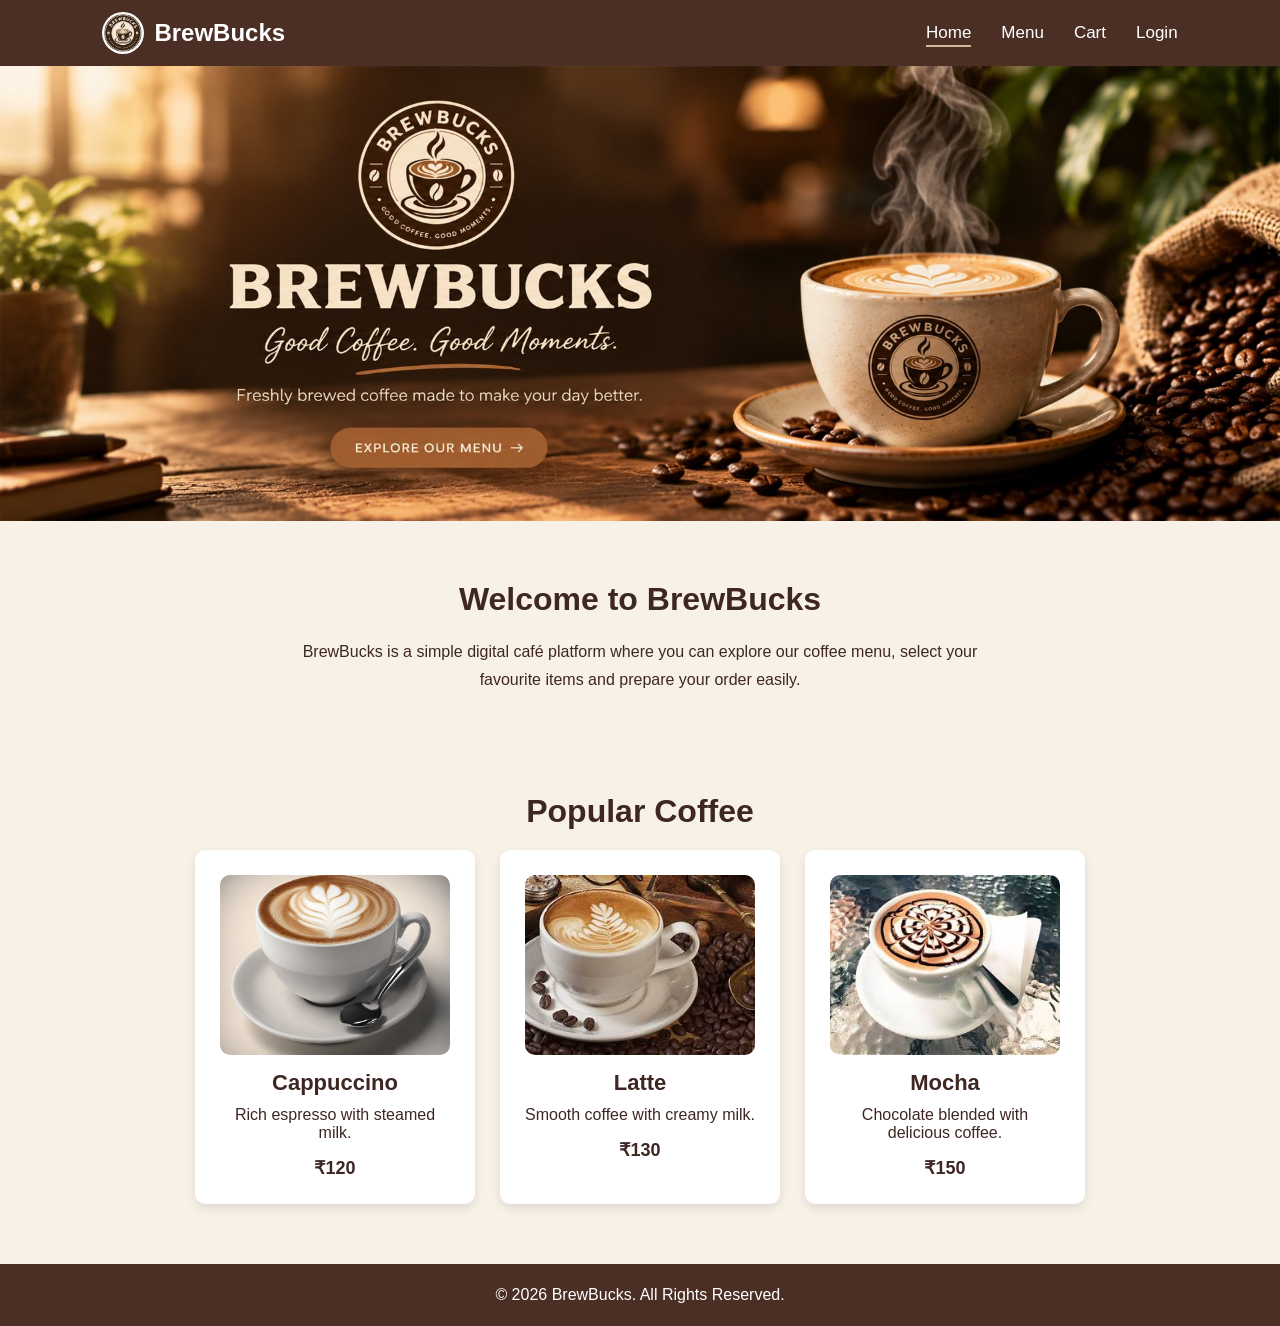
<file: index.html>
<!DOCTYPE html>
<html lang="en">
<head>
    <meta charset="UTF-8">
    <meta name="viewport" content="width=device-width, initial-scale=1.0">
    <title>BrewBucks - Coffee Caf&eacute;</title>
    <link rel="icon" href="images/logo-small.png">
    <link rel="stylesheet" href="css/style.css">
</head>
<body>

    <header>
        <nav class="navbar">
            <a class="logo" href="index.html">
                <img src="images/logo-small.png" alt="">
                <span>BrewBucks</span>
            </a>
            <ul class="nav-links">
                <li><a href="index.html">Home</a></li>
                <li><a href="menu.html">Menu</a></li>
                <li><a href="cart.html">Cart<span class="cart-badge" id="cartBadge" hidden>0</span></a></li>
                <li><a href="login.html" id="authLink">Login</a></li>
            </ul>
        </nav>
    </header>

    <section class="hero">
        <img src="images/hero-banner.jpg" alt="BrewBucks - Good Coffee. Good Moments. Freshly brewed coffee made to make your day better.">
        <a href="menu.html" class="hero-menu-btn" aria-label="Explore our menu"></a>
    </section>

    <section class="about">
        <h2>Welcome to BrewBucks</h2>
        <p>
            BrewBucks is a simple digital caf&eacute; platform where you can
            explore our coffee menu, select your favourite items and
            prepare your order easily.
        </p>
    </section>

    <section class="popular">
        <h2>Popular Coffee</h2>
        <div class="cards">
            <a class="card-link" href="menu.html" aria-label="View menu">
            <div class="card">
                <div class="coffee-icon"><img src="images/cappuccino.jpg" alt="Cappuccino"></div>
                <h3>Cappuccino</h3>
                <p>Rich espresso with steamed milk.</p>
                <span>&#8377;120</span>
            </div>
            </a>
            <a class="card-link" href="menu.html" aria-label="View menu">
            <div class="card">
                <div class="coffee-icon"><img src="images/latte.jpg" alt="Latte"></div>
                <h3>Latte</h3>
                <p>Smooth coffee with creamy milk.</p>
                <span>&#8377;130</span>
            </div>
            </a>
            <a class="card-link" href="menu.html" aria-label="View menu">
            <div class="card">
                <div class="coffee-icon"><img src="images/mocha.jpg" alt="Mocha"></div>
                <h3>Mocha</h3>
                <p>Chocolate blended with delicious coffee.</p>
                <span>&#8377;150</span>
            </div>
            </a>
        </div>
    </section>

    <footer>
        <p>&copy; 2026 BrewBucks. All Rights Reserved.</p>
    </footer>

    <script src="js/main.js"></script>

</body>
</html>
</file>
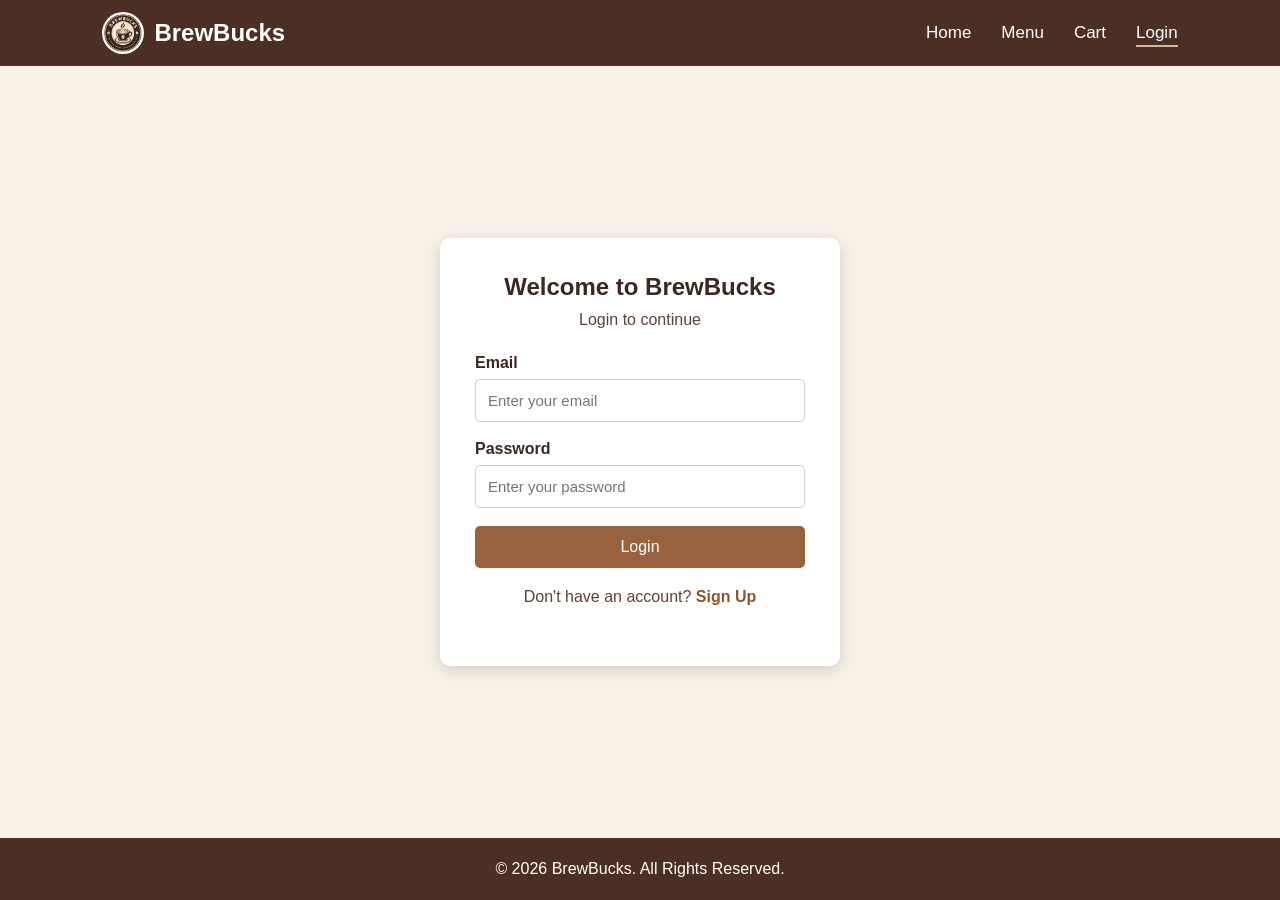
<file: admin.html>
<!DOCTYPE html>
<html lang="en">
<head>
    <meta charset="UTF-8">
    <meta name="viewport" content="width=device-width, initial-scale=1.0">
    <title>BrewBucks - Admin</title>
    <link rel="icon" href="images/logo-small.png">
    <link rel="stylesheet" href="css/style.css">
</head>
<body>

    <header>
        <nav class="navbar">
            <a class="logo" href="index.html">
                <img src="images/logo-small.png" alt="">
                <span>BrewBucks</span>
            </a>
            <ul class="nav-links">
                <li><a href="index.html">Home</a></li>
                <li><a href="menu.html">Menu</a></li>
                <li><a href="cart.html">Cart<span class="cart-badge" id="cartBadge" hidden>0</span></a></li>
                <li><a href="login.html" id="authLink">Login</a></li>
            </ul>
        </nav>
    </header>

    <section class="admin-section">
        <h1>Admin Panel &ndash; All Orders</h1>

        <div class="admin-stats" id="stats"></div>

        <div class="admin-toolbar">
            <input type="search" id="search" placeholder="Search order ID, name, email...">
            <select id="filterStatus"><option value="">All statuses</option></select>
            <select id="filterMethod">
                <option value="">All payments</option>
                <option value="razorpay">Razorpay</option>
                <option value="cod">Cash on Delivery</option>
            </select>
        </div>

        <div class="admin-table-wrap">
            <table class="admin-table">
                <thead>
                    <tr>
                        <th>Order</th><th>Date</th><th>Customer</th><th>Items</th>
                        <th>Total</th><th>Payment</th><th>Status</th>
                    </tr>
                </thead>
                <tbody id="ordersBody"></tbody>
            </table>
        </div>
    </section>

    <footer>
        <p>&copy; 2026 BrewBucks. All Rights Reserved.</p>
    </footer>

    <script src="js/main.js"></script>
    <script src="js/db.js"></script>
    <script src="js/admin.js"></script>

</body>
</html>
</file>
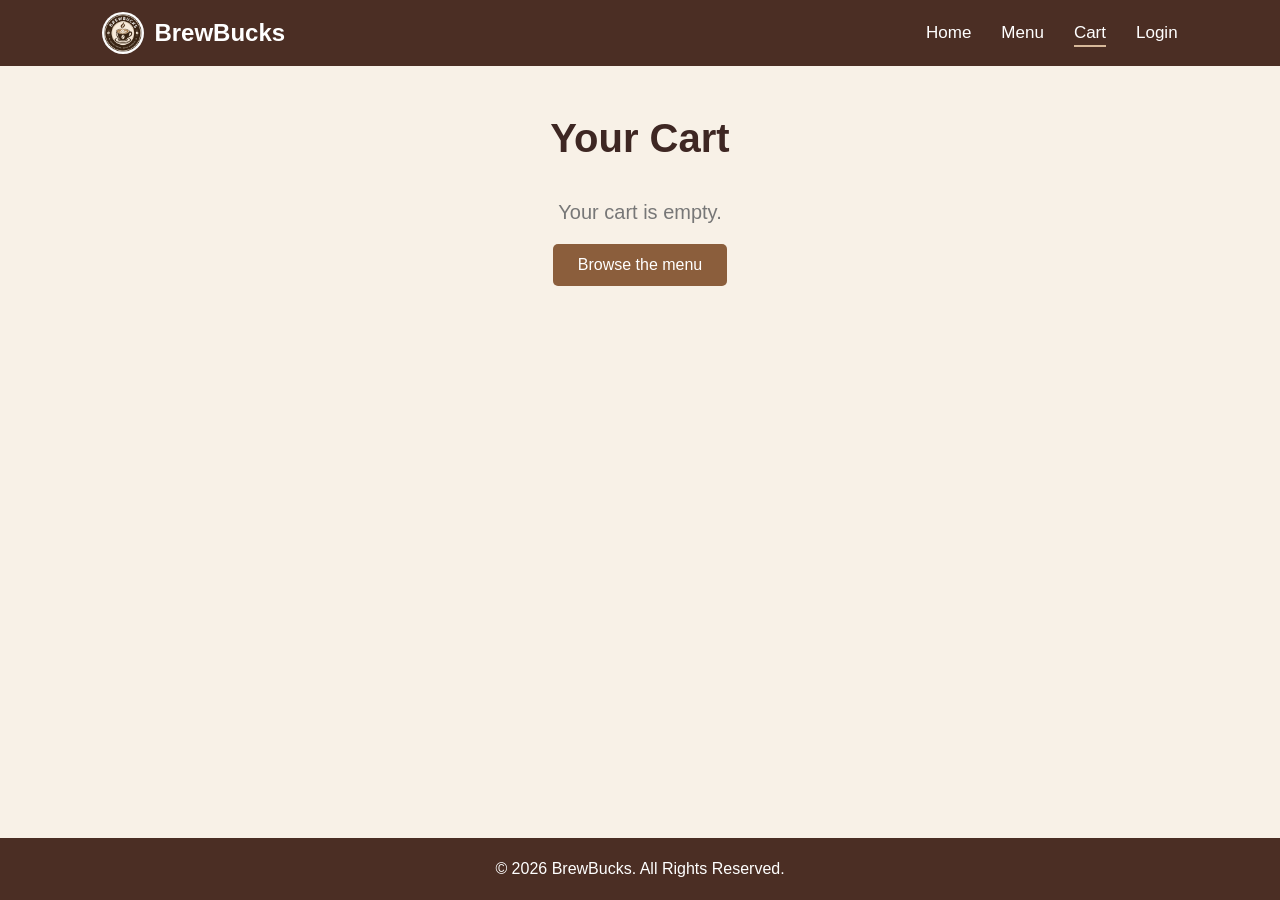
<file: cart.html>
<!DOCTYPE html>
<html lang="en">
<head>
    <meta charset="UTF-8">
    <meta name="viewport" content="width=device-width, initial-scale=1.0">
    <title>BrewBucks - Cart</title>
    <link rel="icon" href="images/logo-small.png">
    <link rel="stylesheet" href="css/style.css">
</head>
<body>

    <header>
        <nav class="navbar">
            <a class="logo" href="index.html">
                <img src="images/logo-small.png" alt="">
                <span>BrewBucks</span>
            </a>
            <ul class="nav-links">
                <li><a href="index.html">Home</a></li>
                <li><a href="menu.html">Menu</a></li>
                <li><a href="cart.html">Cart<span class="cart-badge" id="cartBadge" hidden>0</span></a></li>
                <li><a href="login.html" id="authLink">Login</a></li>
            </ul>
        </nav>
    </header>

    <section class="cart-section">
        <h1>Your Cart</h1>

        <div id="cart-items"></div>

        <div id="empty-cart">
            <p>Your cart is empty.</p>
            <a class="btn" href="menu.html">Browse the menu</a>
        </div>

        <div class="cart-summary" id="cart-summary">
            <h2>Total: &#8377;<span id="cart-total">0</span></h2>
            <button type="button" id="place-order" onclick="goToPayment()">Place Order</button>
        </div>
    </section>

    <footer>
        <p>&copy; 2026 BrewBucks. All Rights Reserved.</p>
    </footer>

    <script src="js/main.js"></script>
    <script src="js/cart.js"></script>

</body>
</html>
</file>
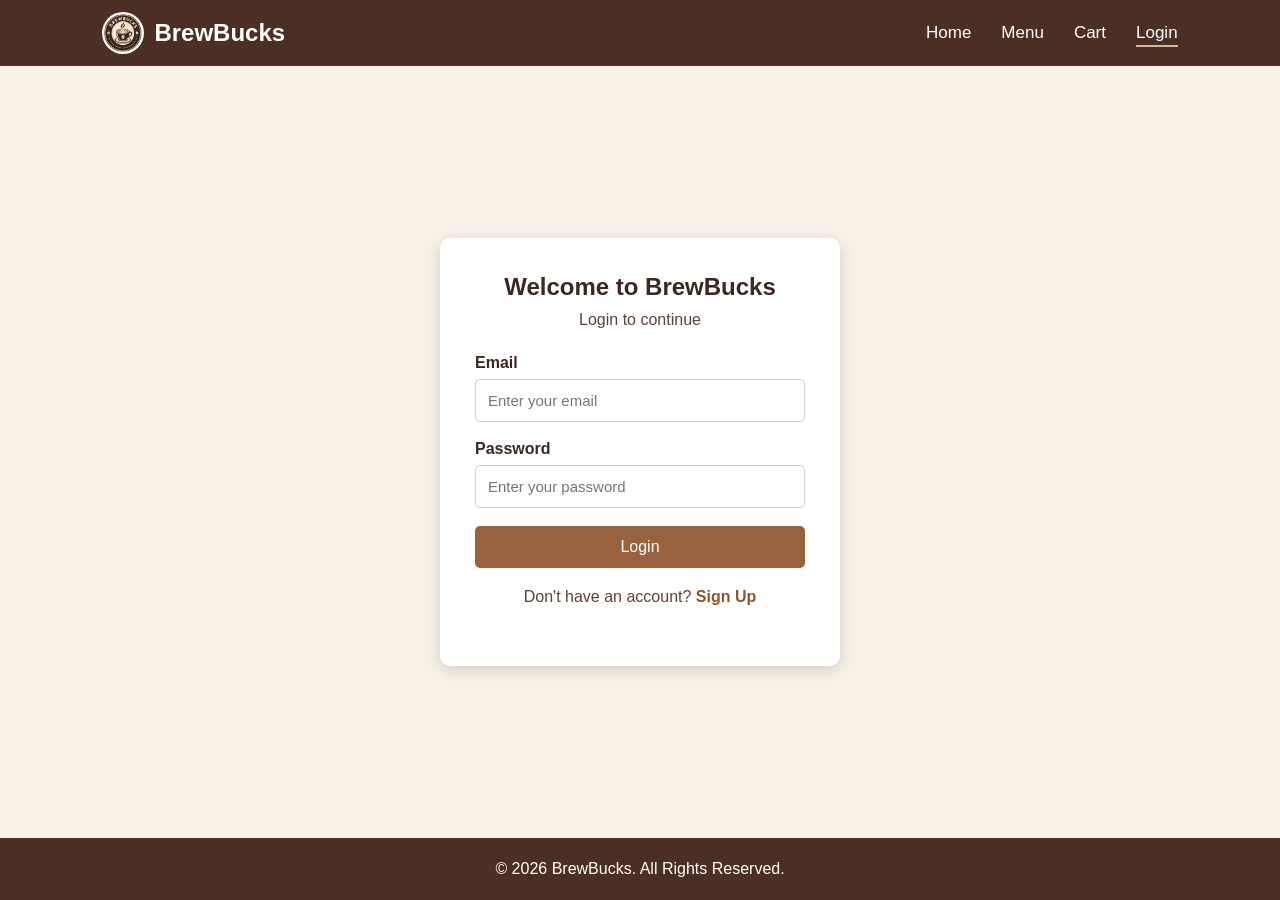
<file: login.html>
<!DOCTYPE html>
<html lang="en">
<head>
    <meta charset="UTF-8">
    <meta name="viewport" content="width=device-width, initial-scale=1.0">
    <title>BrewBucks - Login</title>
    <link rel="icon" href="images/logo-small.png">
    <link rel="stylesheet" href="css/style.css">
</head>
<body>

    <header>
        <nav class="navbar">
            <a class="logo" href="index.html">
                <img src="images/logo-small.png" alt="">
                <span>BrewBucks</span>
            </a>
            <ul class="nav-links">
                <li><a href="index.html">Home</a></li>
                <li><a href="menu.html">Menu</a></li>
                <li><a href="cart.html">Cart<span class="cart-badge" id="cartBadge" hidden>0</span></a></li>
                <li><a href="login.html" id="authLink">Login</a></li>
            </ul>
        </nav>
    </header>

    <section class="login-section">
        <div class="login-box">
            <h1>Welcome to BrewBucks</h1>
            <p>Login to continue</p>

            <form id="loginForm">
                <label for="email">Email</label>
                <input type="email" id="email" placeholder="Enter your email" autocomplete="email" required>

                <label for="password">Password</label>
                <input type="password" id="password" placeholder="Enter your password" autocomplete="current-password" required>

                <button type="submit">Login</button>
            </form>

            <p id="loginMessage" role="alert"></p>

            <p class="signup-text">
                Don't have an account?
                <a href="signup.html">Sign Up</a>
            </p>
        </div>
    </section>

    <footer>
        <p>&copy; 2026 BrewBucks. All Rights Reserved.</p>
    </footer>

    <script src="js/main.js"></script>
    <script src="js/login.js"></script>

</body>
</html>
</file>
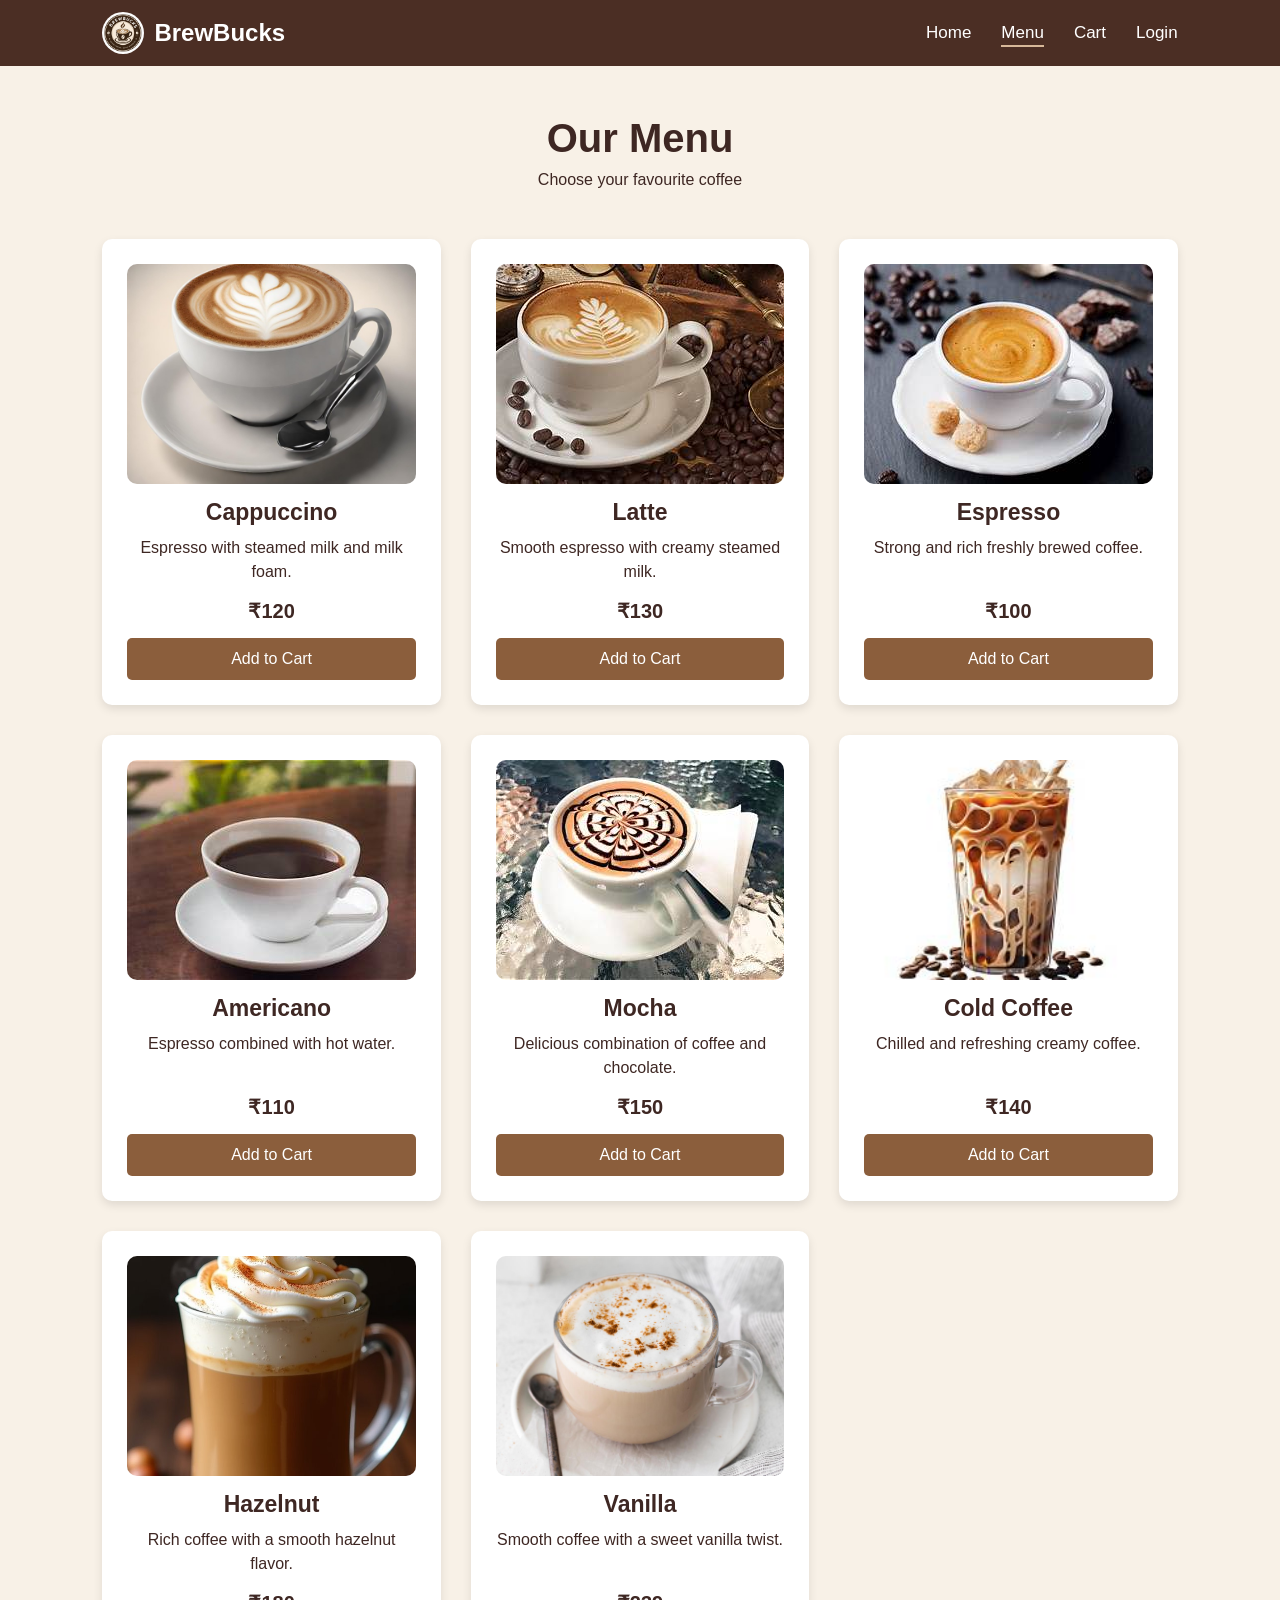
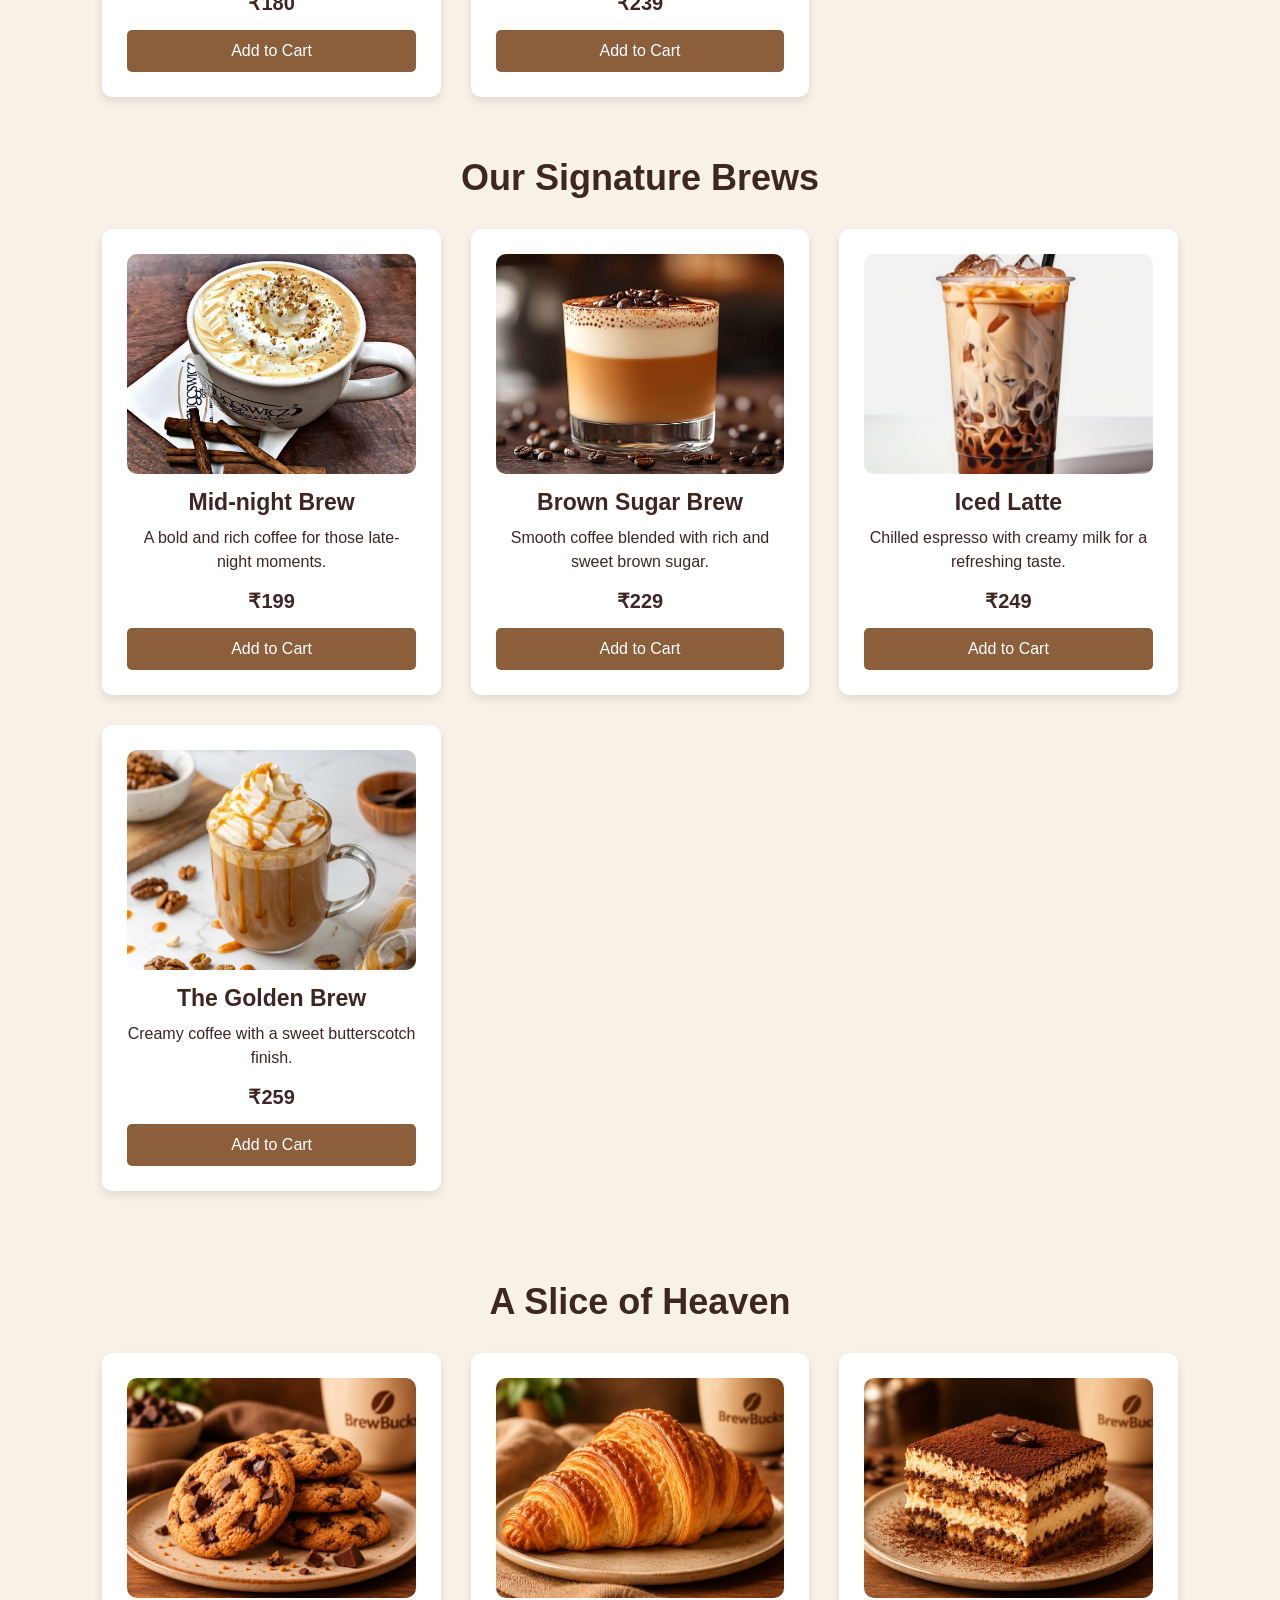
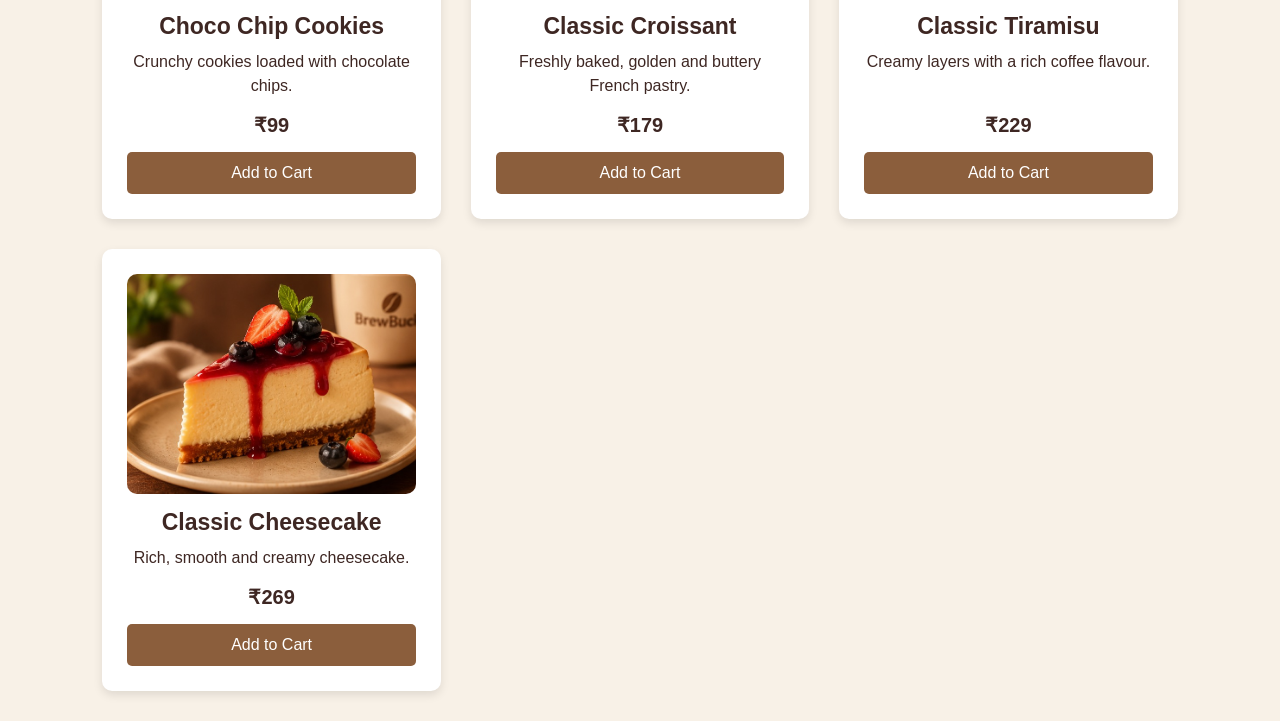
<file: menu.html>
<!DOCTYPE html>
<html lang="en">
<head>
    <meta charset="UTF-8">
    <meta name="viewport" content="width=device-width, initial-scale=1.0">
    <title>BrewBucks - Menu</title>
    <link rel="icon" href="images/logo-small.png">
    <link rel="stylesheet" href="css/style.css">
</head>
<body>

    <header>
        <nav class="navbar">
            <a class="logo" href="index.html">
                <img src="images/logo-small.png" alt="">
                <span>BrewBucks</span>
            </a>
            <ul class="nav-links">
                <li><a href="index.html">Home</a></li>
                <li><a href="menu.html">Menu</a></li>
                <li><a href="cart.html">Cart<span class="cart-badge" id="cartBadge" hidden>0</span></a></li>
                <li><a href="login.html" id="authLink">Login</a></li>
            </ul>
        </nav>
    </header>

    <section class="menu-header">
        <h1>Our Menu</h1>
        <p>Choose your favourite coffee</p>
    </section>

    <section class="menu-container">
        <div class="menu-card">
            <div class="product-image"><img src="images/cappuccino.jpg" alt="Cappuccino" loading="lazy"></div>
            <h3>Cappuccino</h3>
            <p>Espresso with steamed milk and milk foam.</p>
            <h4>&#8377;120</h4>
            <button type="button" onclick="addToCart('Cappuccino', 120)">Add to Cart</button>
        </div>

        <div class="menu-card">
            <div class="product-image"><img src="images/latte.jpg" alt="Latte" loading="lazy"></div>
            <h3>Latte</h3>
            <p>Smooth espresso with creamy steamed milk.</p>
            <h4>&#8377;130</h4>
            <button type="button" onclick="addToCart('Latte', 130)">Add to Cart</button>
        </div>

        <div class="menu-card">
            <div class="product-image"><img src="images/espresso.jpg" alt="Espresso" loading="lazy"></div>
            <h3>Espresso</h3>
            <p>Strong and rich freshly brewed coffee.</p>
            <h4>&#8377;100</h4>
            <button type="button" onclick="addToCart('Espresso', 100)">Add to Cart</button>
        </div>

        <div class="menu-card">
            <div class="product-image"><img src="images/americano.jpg" alt="Americano" loading="lazy"></div>
            <h3>Americano</h3>
            <p>Espresso combined with hot water.</p>
            <h4>&#8377;110</h4>
            <button type="button" onclick="addToCart('Americano', 110)">Add to Cart</button>
        </div>

        <div class="menu-card">
            <div class="product-image"><img src="images/mocha.jpg" alt="Mocha" loading="lazy"></div>
            <h3>Mocha</h3>
            <p>Delicious combination of coffee and chocolate.</p>
            <h4>&#8377;150</h4>
            <button type="button" onclick="addToCart('Mocha', 150)">Add to Cart</button>
        </div>

        <div class="menu-card">
            <div class="product-image"><img src="images/cold-coffee.jpg" alt="Cold Coffee" loading="lazy"></div>
            <h3>Cold Coffee</h3>
            <p>Chilled and refreshing creamy coffee.</p>
            <h4>&#8377;140</h4>
            <button type="button" onclick="addToCart('Cold Coffee', 140)">Add to Cart</button>
        </div>

        <div class="menu-card">
            <div class="product-image"><img src="images/hazelnut.jpg" alt="Hazelnut Coffee" loading="lazy"></div>
            <h3>Hazelnut</h3>
            <p>Rich coffee with a smooth hazelnut flavor.</p>
            <h4>&#8377;180</h4>
            <button type="button" onclick="addToCart('Hazelnut Coffee', 180)">Add to Cart</button>
        </div>

        <div class="menu-card">
            <div class="product-image"><img src="images/vanilla.jpg" alt="Vanilla Coffee" loading="lazy"></div>
            <h3>Vanilla</h3>
            <p>Smooth coffee with a sweet vanilla twist.</p>
            <h4>&#8377;239</h4>
            <button type="button" onclick="addToCart('Vanilla Coffee', 239)">Add to Cart</button>
        </div>

    

    </section>

    <h2 class="special-title">Our Signature Brews</h2>

    <section class="menu-container signature-brews">
        <div class="menu-card">
            <div class="product-image"><img src="images/mid-night-brew.jpg" alt="Mid-night Brew" loading="lazy"></div>
            <h3>Mid-night Brew</h3>
            <p>A bold and rich coffee for those late-night moments.</p>
            <h4>&#8377;199</h4>
            <button type="button" onclick="addToCart('Mid-night Brew', 199)">Add to Cart</button>
        </div>

        <div class="menu-card">
            <div class="product-image"><img src="images/brown-sugar-brew.jpg" alt="Brown Sugar Brew" loading="lazy"></div>
            <h3>Brown Sugar Brew</h3>
            <p>Smooth coffee blended with rich and sweet brown sugar.</p>
            <h4>&#8377;229</h4>
            <button type="button" onclick="addToCart('Brown Sugar Brew', 229)">Add to Cart</button>
        </div>

        <div class="menu-card">
            <div class="product-image"><img src="images/iced-latte.jpg" alt="Iced Latte" loading="lazy"></div>
            <h3>Iced Latte</h3>
            <p>Chilled espresso with creamy milk for a refreshing taste.</p>
            <h4>&#8377;249</h4>
            <button type="button" onclick="addToCart('Iced Latte', 249)">Add to Cart</button>
        </div>
<div class="menu-card">
            <div class="product-image"><img src="images/butterscotch.jpg" alt="Butterscotch Coffee" loading="lazy"></div>
            <h3>The Golden Brew</h3>
            <p>Creamy coffee with a sweet butterscotch finish.</p>
            <h4>&#8377;259</h4>
            <button type="button" onclick="addToCart('The Golden Brew', 259)">Add to Cart</button>
        </div>

</section>
    
<!-- A Slice of Heaven -->

<h2 class="special-title">A Slice of Heaven</h2>

<section class="menu-container">

    

    <div class="menu-card">
        <div class="product-image">
            <img src="images/cookie.png" alt="Cookies">
        </div>
        <h3>Choco Chip Cookies</h3>
        <p>Crunchy cookies loaded with chocolate chips.</p>
        <h4>&#8377;99</h4>
        <button onclick="addToCart('Choco Chip Cookies', 99)">Add to Cart</button>
    </div>

    <div class="menu-card">
        <div class="product-image">
            <img src="images/croissant.jpg" alt="Croissant">
        </div>
        <h3>Classic Croissant</h3>
        <p>Freshly baked, golden and buttery French pastry.</p>
        <h4>&#8377;179</h4>
        <button onclick="addToCart('Classic Croissant', 179)">Add to Cart</button>
    </div>

    

<div class="menu-card">
        <div class="product-image">
            <img src="images/tiramisu.jpg" alt="Tiramisu">
        </div>
        <h3>Classic Tiramisu</h3>
        <p>Creamy layers with a rich coffee flavour.</p>
        <h4>&#8377;229</h4>
        <button onclick="addToCart('Classic Tiramisu', 229)">Add to Cart</button>
    </div>
    <div class="menu-card">
        <div class="product-image">
            <img src="images/cheesecake.jpg" alt="Cheesecake">
        </div>
        <h3>Classic Cheesecake</h3>
        <p>Rich, smooth and creamy cheesecake.</p>
        <h4>&#8377;269</h4>
        <button onclick="addToCart('Classic Cheesecake', 269)">Add to Cart</button>
    </div>

   

    <script src="js/main.js"></script>

</body>
</html>
</file>
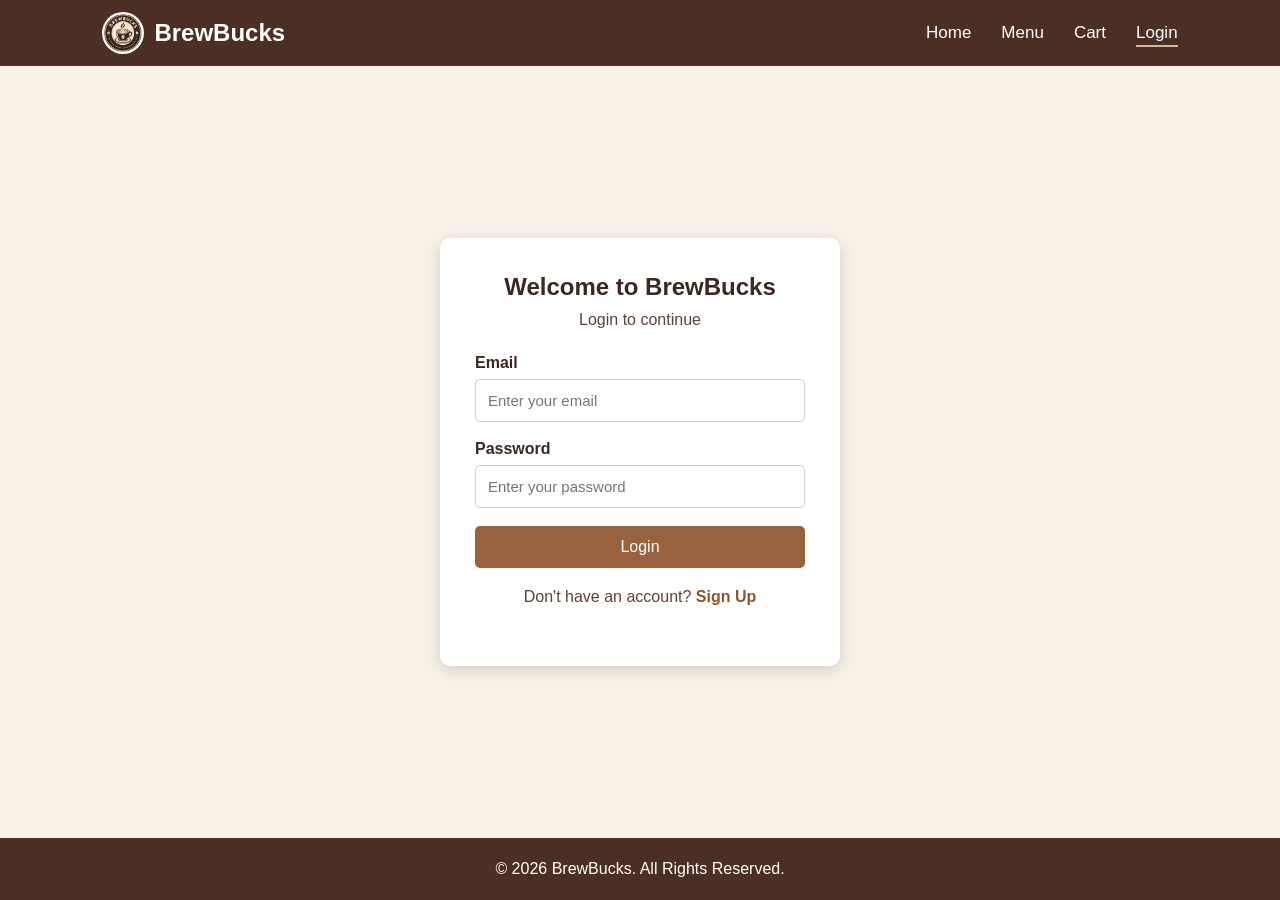
<file: orders.html>
<!DOCTYPE html>
<html lang="en">
<head>
    <meta charset="UTF-8">
    <meta name="viewport" content="width=device-width, initial-scale=1.0">
    <title>BrewBucks - My Orders</title>
    <link rel="icon" href="images/logo-small.png">
    <link rel="stylesheet" href="css/style.css">
</head>
<body>

    <header>
        <nav class="navbar">
            <a class="logo" href="index.html">
                <img src="images/logo-small.png" alt="">
                <span>BrewBucks</span>
            </a>
            <ul class="nav-links">
                <li><a href="index.html">Home</a></li>
                <li><a href="menu.html">Menu</a></li>
                <li><a href="cart.html">Cart<span class="cart-badge" id="cartBadge" hidden>0</span></a></li>
                <li><a href="login.html" id="authLink">Login</a></li>
            </ul>
        </nav>
    </header>

    <section class="orders-section">
        <h1>My Orders</h1>

        <div id="orders-list"></div>

        <div id="no-orders">
            <p>You have no orders yet.</p>
            <a class="btn" href="menu.html">Browse the menu</a>
        </div>
    </section>

    <footer>
        <p>&copy; 2026 BrewBucks. All Rights Reserved.</p>
    </footer>

    <script src="js/main.js"></script>
    <script src="js/db.js"></script>
    <script src="js/orders.js"></script>

</body>
</html>
</file>
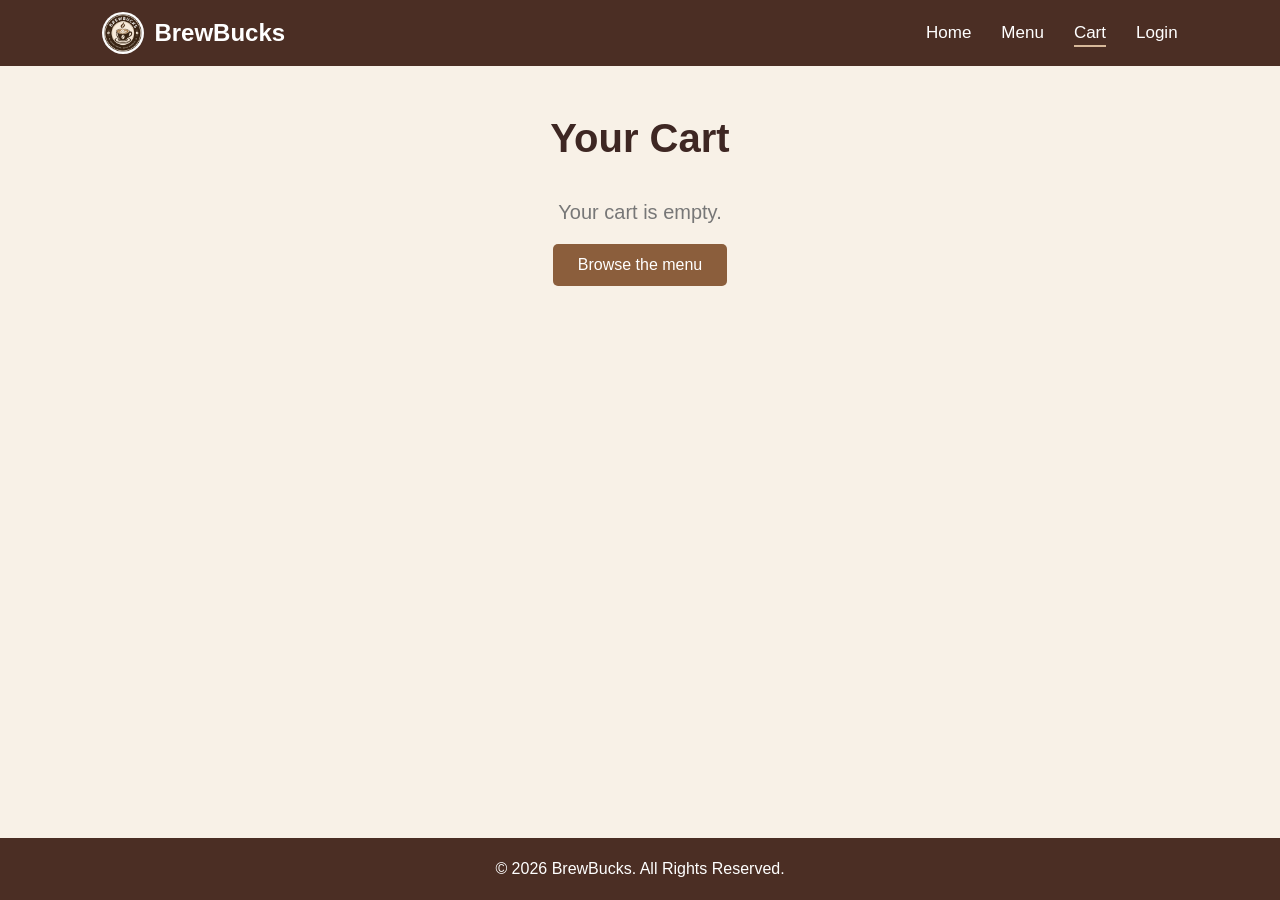
<file: payment.html>
<!DOCTYPE html>
<html lang="en">
<head>
    <meta charset="UTF-8">
    <meta name="viewport" content="width=device-width, initial-scale=1.0">
    <title>BrewBucks - Payment</title>
    <link rel="icon" href="images/logo-small.png">
    <link rel="stylesheet" href="css/style.css">
</head>
<body>

    <header>
        <nav class="navbar">
            <a class="logo" href="index.html">
                <img src="images/logo-small.png" alt="">
                <span>BrewBucks</span>
            </a>
            <ul class="nav-links">
                <li><a href="index.html">Home</a></li>
                <li><a href="menu.html">Menu</a></li>
                <li><a href="cart.html">Cart<span class="cart-badge" id="cartBadge" hidden>0</span></a></li>
                <li><a href="login.html" id="authLink">Login</a></li>
            </ul>
        </nav>
    </header>

    <section class="payment-section">
        <div class="payment-box">
            <h1>Payment</h1>
            <p>Complete your order</p>

            <div class="order-details">
                <h2>Your Order</h2>
                <div id="paymentItems"></div>
            </div>

            <div class="payment-total">
                <h2>Total Amount</h2>
                <h2>&#8377;<span id="paymentTotal">0</span></h2>
            </div>

            <form id="paymentForm" novalidate>

                <label for="paymentMethod">Select Payment Method</label>
                <select id="paymentMethod" required>
                    <option value="">Select Method</option>
                    <option value="razorpay">Pay Online (Razorpay)</option>
                    <option value="cod">Cash on Delivery</option>
                </select>

                <button type="submit" id="payBtn">Place Order</button>
            </form>

            <p id="paymentMessage" role="alert"></p>
        </div>
    </section>

    <footer>
        <p>&copy; 2026 BrewBucks. All Rights Reserved.</p>
    </footer>

    <script src="https://checkout.razorpay.com/v1/checkout.js"></script>
    <script src="js/config.js"></script>
    <script src="js/main.js"></script>
    <script src="js/db.js"></script>
    <script src="js/payment.js"></script>

</body>
</html>
</file>
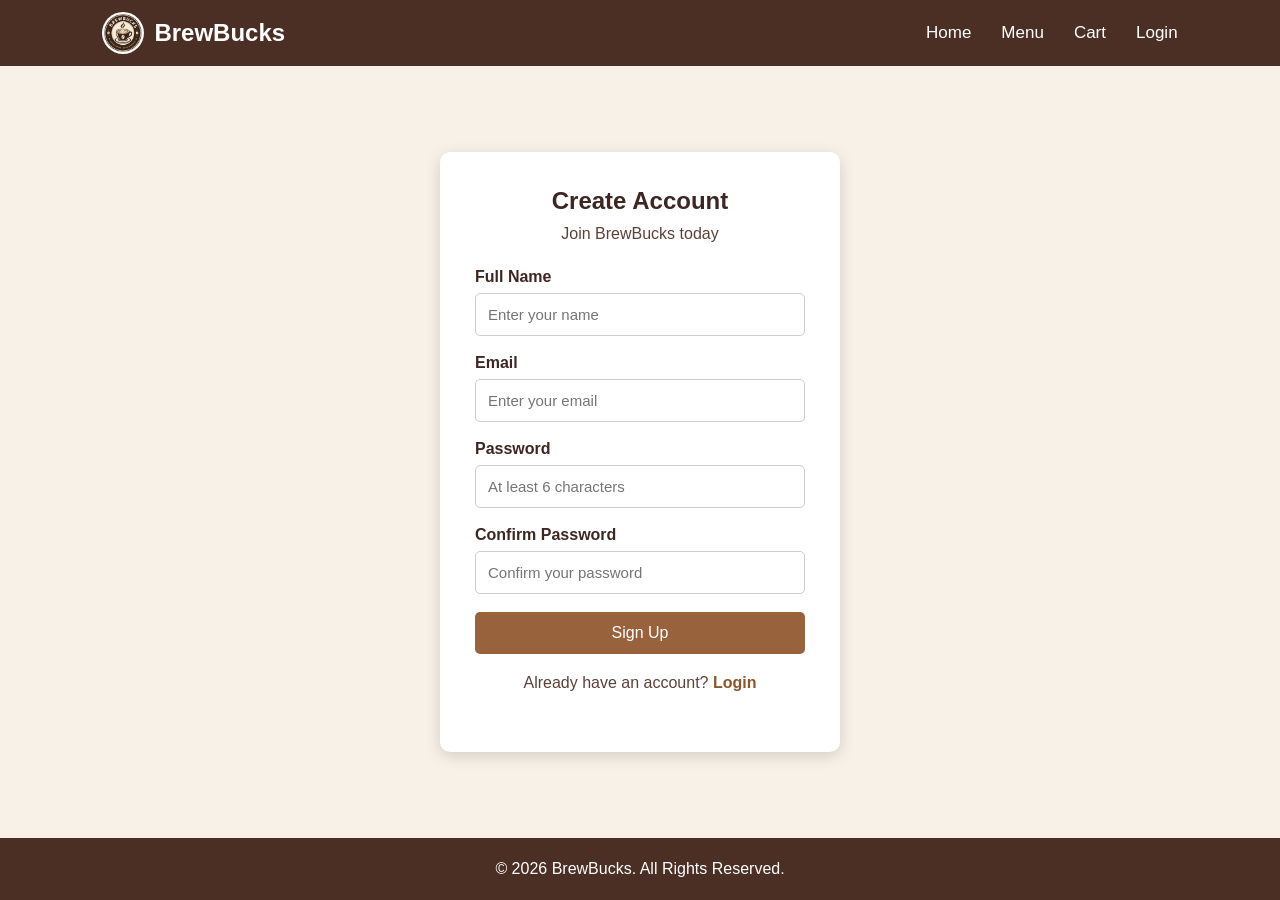
<file: signup.html>
<!DOCTYPE html>
<html lang="en">
<head>
    <meta charset="UTF-8">
    <meta name="viewport" content="width=device-width, initial-scale=1.0">
    <title>BrewBucks - Sign Up</title>
    <link rel="icon" href="images/logo-small.png">
    <link rel="stylesheet" href="css/style.css">
</head>
<body>

    <header>
        <nav class="navbar">
            <a class="logo" href="index.html">
                <img src="images/logo-small.png" alt="">
                <span>BrewBucks</span>
            </a>
            <ul class="nav-links">
                <li><a href="index.html">Home</a></li>
                <li><a href="menu.html">Menu</a></li>
                <li><a href="cart.html">Cart<span class="cart-badge" id="cartBadge" hidden>0</span></a></li>
                <li><a href="login.html" id="authLink">Login</a></li>
            </ul>
        </nav>
    </header>

    <section class="login-section">
        <div class="login-box">
            <h1>Create Account</h1>
            <p>Join BrewBucks today</p>

            <form id="signupForm">
                <label for="name">Full Name</label>
                <input type="text" id="name" placeholder="Enter your name" autocomplete="name" required>

                <label for="signupEmail">Email</label>
                <input type="email" id="signupEmail" placeholder="Enter your email" autocomplete="email" required>

                <label for="signupPassword">Password</label>
                <input type="password" id="signupPassword" placeholder="At least 6 characters" autocomplete="new-password" minlength="6" required>

                <label for="confirmPassword">Confirm Password</label>
                <input type="password" id="confirmPassword" placeholder="Confirm your password" autocomplete="new-password" required>

                <button type="submit">Sign Up</button>
            </form>

            <p id="signupMessage" role="alert"></p>

            <p class="signup-text">
                Already have an account?
                <a href="login.html">Login</a>
            </p>
        </div>
    </section>

    <footer>
        <p>&copy; 2026 BrewBucks. All Rights Reserved.</p>
    </footer>

    <script src="js/main.js"></script>
    <script src="js/signup.js"></script>

</body>
</html>
</file>
<file: css/style.css>
/* =========================
   BrewBucks - styles
   ========================= */

* {
    margin: 0;
    padding: 0;
    box-sizing: border-box;
}

body {
    font-family: Arial, sans-serif;
    background-color: #f8f1e7;
    color: #3e2723;
    min-height: 100vh;
    display: flex;
    flex-direction: column;
}

main, section, .hero { flex-shrink: 0; }

img { max-width: 100%; }

a:focus-visible,
button:focus-visible,
input:focus-visible,
select:focus-visible {
    outline: 3px solid #d7b899;
    outline-offset: 2px;
}


/* NAVBAR */

.navbar {
    background-color: #4b2e24;
    color: white;

    display: flex;
    justify-content: space-between;
    align-items: center;

    padding: 12px 8%;
}

.logo {
    display: flex;
    align-items: center;
    gap: 10px;

    color: white;
    text-decoration: none;
    font-size: 24px;
    font-weight: bold;
}

.logo img {
    width: 42px;
    height: 42px;
    border-radius: 50%;
}

.nav-links {
    display: flex;
    list-style: none;
    gap: 30px;
}

.nav-links a {
    color: white;
    text-decoration: none;
    font-size: 17px;
    padding-bottom: 3px;
}

.nav-links a:hover {
    color: #d7b899;
}

.nav-links a[aria-current="page"] {
    border-bottom: 2px solid #d7b899;
}

.cart-badge {
    display: inline-block;
    min-width: 20px;
    margin-left: 6px;
    padding: 1px 6px;

    background-color: #d7b899;
    color: #3e2723;
    border-radius: 10px;

    font-size: 12px;
    font-weight: bold;
    text-align: center;
}

.cart-badge[hidden] {
    display: none;
}


/* HERO (the button is part of the banner image; the link sits on top of it) */

.hero {
    position: relative;
    line-height: 0;
    background-color: #2a1a14;
}

.hero > img {
    display: block;
    width: 100%;
    height: auto;
}

.hero-menu-btn {
    position: absolute;
    left: 25.8%;
    top: 79.5%;
    width: 17%;
    height: 9%;
    border-radius: 30px;
    z-index: 2;
}

.hero-menu-btn:focus-visible {
    outline: 3px solid #fff;
}


/* BUTTON */

.btn,
button {
    background-color: #8b5e3c;
    color: white;

    border: none;
    padding: 12px 25px;

    border-radius: 5px;

    cursor: pointer;

    font-size: 16px;
}

.btn {
    display: inline-block;
    text-decoration: none;
}

button:hover,
.btn:hover {
    background-color: #6d452d;
}

button:disabled {
    background-color: #b9a08c;
    cursor: not-allowed;
}


/* ABOUT */

.about {
    text-align: center;
    padding: 60px 10%;
}

.about h2,
.popular h2 {
    font-size: 32px;
    margin-bottom: 20px;
}

.about p {
    max-width: 700px;
    margin: auto;
    line-height: 1.7;
}


/* POPULAR CARDS (home) */

.popular {
    padding: 40px 8% 60px;
    text-align: center;
}

.cards {
    display: flex;
    justify-content: center;
    gap: 25px;
    flex-wrap: wrap;
}

.card {
    background-color: white;
    width: 280px;

    padding: 25px;

    border-radius: 10px;

    box-shadow: 0 4px 10px rgba(0, 0, 0, 0.1);
}

.card h3 {
    font-size: 22px;
    margin-bottom: 10px;
}

.card p {
    margin-bottom: 15px;
}

.card span {
    font-weight: bold;
    font-size: 18px;
}

.coffee-icon {
    width: 100%;
    height: 180px;
    overflow: hidden;
    border-radius: 10px;
    margin-bottom: 15px;
}

.coffee-icon img {
    width: 100%;
    height: 100%;
    object-fit: cover;
    display: block;
}


/* MENU */

.menu-header {
    text-align: center;
    padding: 50px 20px 20px;
}

.menu-header h1 {
    font-size: 40px;
    margin-bottom: 10px;
}

.menu-container {
    display: grid;
    grid-template-columns: repeat(auto-fill, minmax(250px, 1fr));
    gap: 30px;
    padding: 30px 8%;
}

.menu-card {
    background-color: white;

    padding: 25px;

    border-radius: 10px;

    text-align: center;

    display: flex;
    flex-direction: column;

    box-shadow: 0 4px 10px rgba(0, 0, 0, 0.1);
}

.product-image {
    width: 100%;
    height: 220px;
    overflow: hidden;
    border-radius: 10px;
    margin-bottom: 15px;
}

.product-image img {
    width: 100%;
    height: 100%;
    object-fit: cover;
    display: block;
}

.menu-card h3 {
    font-size: 23px;
    margin-bottom: 10px;
}

.menu-card p {
    line-height: 1.5;
    margin-bottom: 15px;
    flex-grow: 1;
}

.menu-card h4 {
    font-size: 20px;
    margin-bottom: 15px;
}

.special-title {
    text-align: center;
    margin: 30px 20px 0;
    font-size: 36px;
}

.signature-brews {
    padding-bottom: 60px;
}


/* CART PAGE */

.cart-section {
    flex-grow: 1;
    min-height: 450px;
    padding: 50px 8%;
    background-color: #f8f1e7;
}

.cart-section h1 {
    text-align: center;
    color: #3e2723;
    font-size: 40px;
    margin-bottom: 40px;
}

.cart-item {
    display: flex;
    align-items: center;
    justify-content: space-between;

    background-color: white;

    padding: 20px;
    margin-bottom: 15px;

    border-radius: 10px;

    box-shadow: 0 2px 8px rgba(0, 0, 0, 0.1);
}

.cart-item h3 {
    color: #3e2723;
    margin: 0;
}

.cart-item p {
    margin: 8px 0;
    color: #555;
}

.cart-item-total {
    text-align: right;
}

.quantity {
    display: flex;
    align-items: center;
    gap: 10px;
}

.quantity button {
    width: 30px;
    height: 30px;
    padding: 0;

    border-radius: 5px;
    font-size: 18px;
}

.remove-btn {
    padding: 8px 14px;
    font-size: 15px;
}

#empty-cart {
    text-align: center;
    font-size: 20px;
    color: #777;
}

#empty-cart p {
    margin-bottom: 20px;
}

.cart-summary {
    text-align: right;
    margin-top: 30px;
}

.cart-summary h2 {
    color: #3e2723;
    font-size: 25px;
    margin-bottom: 20px;
}

#place-order {
    padding: 14px 30px;
    border-radius: 6px;
    font-size: 17px;
}


/* LOGIN / SIGN UP */

.login-section {
    flex-grow: 1;
    min-height: 80vh;
    display: flex;
    justify-content: center;
    align-items: center;
    background-color: #f8f1e7;
    padding: 30px 20px;
}

.login-box {
    width: 400px;
    max-width: 100%;
    background-color: white;
    padding: 35px;
    border-radius: 10px;
    box-shadow: 0 4px 15px rgba(0, 0, 0, 0.15);
    text-align: center;
}

.login-box h1 {
    color: #3e2723;
    margin-bottom: 10px;
}

.login-box p {
    color: #5d4037;
    margin-bottom: 25px;
}

.login-box label {
    display: block;
    text-align: left;
    margin-bottom: 7px;
    color: #3e2723;
    font-weight: bold;
}

.login-box input {
    width: 100%;
    padding: 12px;
    margin-bottom: 18px;
    border: 1px solid #ccc;
    border-radius: 5px;
    font-size: 15px;
}

.login-box button {
    width: 100%;
    padding: 12px;
    background-color: #98623d;
    border-radius: 5px;
}

.login-box button:hover {
    background-color: #6f452d;
}

#loginMessage,
#signupMessage {
    margin-top: 15px;
    margin-bottom: 0;
    font-weight: bold;
}

.signup-text {
    margin-top: 20px;
}

.signup-text a {
    color: #8b572a;
    text-decoration: none;
    font-weight: bold;
}


/* PAYMENT */

.payment-section {
    flex-grow: 1;
    min-height: 80vh;
    display: flex;
    justify-content: center;
    align-items: center;
    background-color: #f8f1e7;
    padding: 40px 20px;
}

.payment-box {
    width: 450px;
    max-width: 100%;
    background-color: white;
    padding: 35px;
    border-radius: 10px;
    box-shadow: 0 4px 15px rgba(0, 0, 0, 0.15);
}

.payment-box h1 {
    text-align: center;
    color: #3e2723;
    margin-bottom: 10px;
}

.payment-box > p {
    text-align: center;
    color: #5d4037;
    margin-bottom: 25px;
}

.order-details {
    margin-bottom: 20px;
}

.order-details h2 {
    margin-bottom: 12px;
}

.payment-item {
    display: flex;
    justify-content: space-between;
    gap: 15px;
    padding: 10px 0;
    border-bottom: 1px solid #ddd;
    font-size: 16px;
}

.payment-total {
    display: flex;
    justify-content: space-between;
    background-color: #f8f1e7;
    padding: 15px;
    margin-bottom: 25px;
    border-radius: 6px;
}

.payment-total h2 {
    color: #3e2723;
    font-size: 20px;
}

.payment-box label {
    display: block;
    margin-bottom: 7px;
    color: #3e2723;
    font-weight: bold;
}

.payment-box input,
.payment-box select {
    width: 100%;
    padding: 12px;
    margin-bottom: 18px;
    border: 1px solid #ccc;
    border-radius: 5px;
    font-size: 15px;
}

.payment-details {
    margin-top: 10px;
}

.card-row {
    display: grid;
    grid-template-columns: 1fr 1fr;
    gap: 15px;
}

.payment-box button[type="submit"] {
    width: 100%;
    padding: 12px;
    border-radius: 5px;
}

#paymentMessage {
    text-align: center;
    margin-top: 20px;
    font-weight: bold;
}


/* TOAST */

#toast {
    position: fixed;
    left: 50%;
    bottom: 30px;
    transform: translate(-50%, 20px);

    background-color: #4b2e24;
    color: white;

    padding: 12px 22px;
    border-radius: 6px;

    opacity: 0;
    pointer-events: none;
    transition: opacity 0.2s, transform 0.2s;

    z-index: 1000;
}

#toast.show {
    opacity: 1;
    transform: translate(-50%, 0);
}


/* FOOTER */

footer {
    background-color: #4b2e24;
    color: white;
    text-align: center;
    padding: 22px;
    margin-top: auto;
}


/* MOBILE */

@media (max-width: 700px) {

    .navbar {
        flex-direction: column;
        gap: 12px;
    }

    .nav-links {
        gap: 18px;
    }

    .menu-container {
        padding: 20px 6%;
    }

    .special-title {
        font-size: 28px;
    }

    .cart-item {
        flex-direction: column;
        align-items: flex-start;
        gap: 15px;
    }

    .cart-item-total {
        text-align: left;
    }

    .cart-summary {
        text-align: center;
    }

    .login-box,
    .payment-box {
        padding: 25px;
    }
}

@media (prefers-reduced-motion: reduce) {
    #toast {
        transition: none;
    }
}


/* POPULAR CARDS AS LINKS */

.card-link {
    display: block;
    color: inherit;
    text-decoration: none;
}

.card-link .card {
    height: 100%;
    transition: transform 0.15s, box-shadow 0.15s;
}

.card-link:hover .card,
.card-link:focus-visible .card {
    transform: translateY(-4px);
    box-shadow: 0 8px 18px rgba(0, 0, 0, 0.18);
}


/* MY ORDERS PAGE */

.orders-section {
    flex-grow: 1;
    min-height: 450px;
    padding: 50px 8%;
}

.orders-section h1 {
    text-align: center;
    font-size: 40px;
    margin-bottom: 40px;
}

#no-orders {
    display: none;
    text-align: center;
    font-size: 20px;
    color: #777;
}

#no-orders p {
    margin-bottom: 20px;
}

.order-card {
    max-width: 700px;
    margin: 0 auto 20px;
    padding: 22px;

    background-color: white;
    border-radius: 10px;
    box-shadow: 0 2px 8px rgba(0, 0, 0, 0.1);
}

.order-head {
    display: flex;
    justify-content: space-between;
    align-items: center;
    gap: 10px;
}

.order-status {
    padding: 3px 12px;
    background-color: #f8f1e7;
    border-radius: 12px;
    font-size: 14px;
    font-weight: bold;
}

.order-meta {
    margin: 6px 0 14px;
    color: #777;
    font-size: 14px;
}

.order-items {
    list-style: none;
}

.order-items li {
    display: flex;
    justify-content: space-between;
    padding: 8px 0;
    border-bottom: 1px solid #eee;
}

.order-total {
    margin-top: 12px;
    text-align: right;
    font-weight: bold;
    font-size: 18px;
}


/* PAYMENT: textarea matches inputs */

.payment-box textarea {
    width: 100%;
    padding: 10px;
    margin-bottom: 15px;
    border: 1px solid #ccc;
    border-radius: 5px;
    font: inherit;
    resize: vertical;
}


/* ADMIN PANEL */

.admin-section {
    max-width: 1200px;
    width: 100%;
    margin: 30px auto;
    padding: 0 20px;
}

.admin-section h1 { margin-bottom: 20px; }

.admin-stats {
    display: grid;
    grid-template-columns: repeat(auto-fit, minmax(170px, 1fr));
    gap: 15px;
    margin-bottom: 20px;
}

.stat {
    background: white;
    border-radius: 10px;
    padding: 15px;
    box-shadow: 0 2px 8px rgba(0, 0, 0, 0.08);
}

.stat span { display: block; font-size: 14px; color: #7a5c50; }
.stat strong { font-size: 24px; }

.admin-toolbar {
    display: flex;
    flex-wrap: wrap;
    gap: 10px;
    margin-bottom: 15px;
}

.admin-toolbar input { flex: 1 1 260px; }

.admin-toolbar input,
.admin-toolbar select,
.status-select {
    padding: 9px;
    border: 1px solid #ccc;
    border-radius: 5px;
    font: inherit;
    background: white;
}

.admin-toolbar button {
    padding: 9px 18px;
    border: none;
    border-radius: 5px;
    background: #4b2e24;
    color: white;
    cursor: pointer;
}

.admin-table-wrap {
    overflow-x: auto;
    background: white;
    border-radius: 10px;
    box-shadow: 0 2px 8px rgba(0, 0, 0, 0.08);
}

.admin-table {
    width: 100%;
    border-collapse: collapse;
    font-size: 14px;
}

.admin-table th,
.admin-table td {
    padding: 10px 12px;
    text-align: left;
    vertical-align: top;
    border-bottom: 1px solid #eee;
}

.admin-table th { background: #4b2e24; color: white; white-space: nowrap; }
.admin-table small { color: #7a5c50; }
.admin-empty { text-align: center; padding: 30px !important; }

.pay-badge {
    display: inline-block;
    margin-top: 4px;
    padding: 2px 8px;
    border-radius: 10px;
    font-size: 12px;
    background: #eee;
}

.pay-Paid { background: #d9f2dd; color: #1b5e20; }
.pay-Pending, .pay-COD { background: #fff0cc; color: #8a5a00; }
.pay-Failed { background: #fbdcdc; color: #b71c1c; }
</file>
